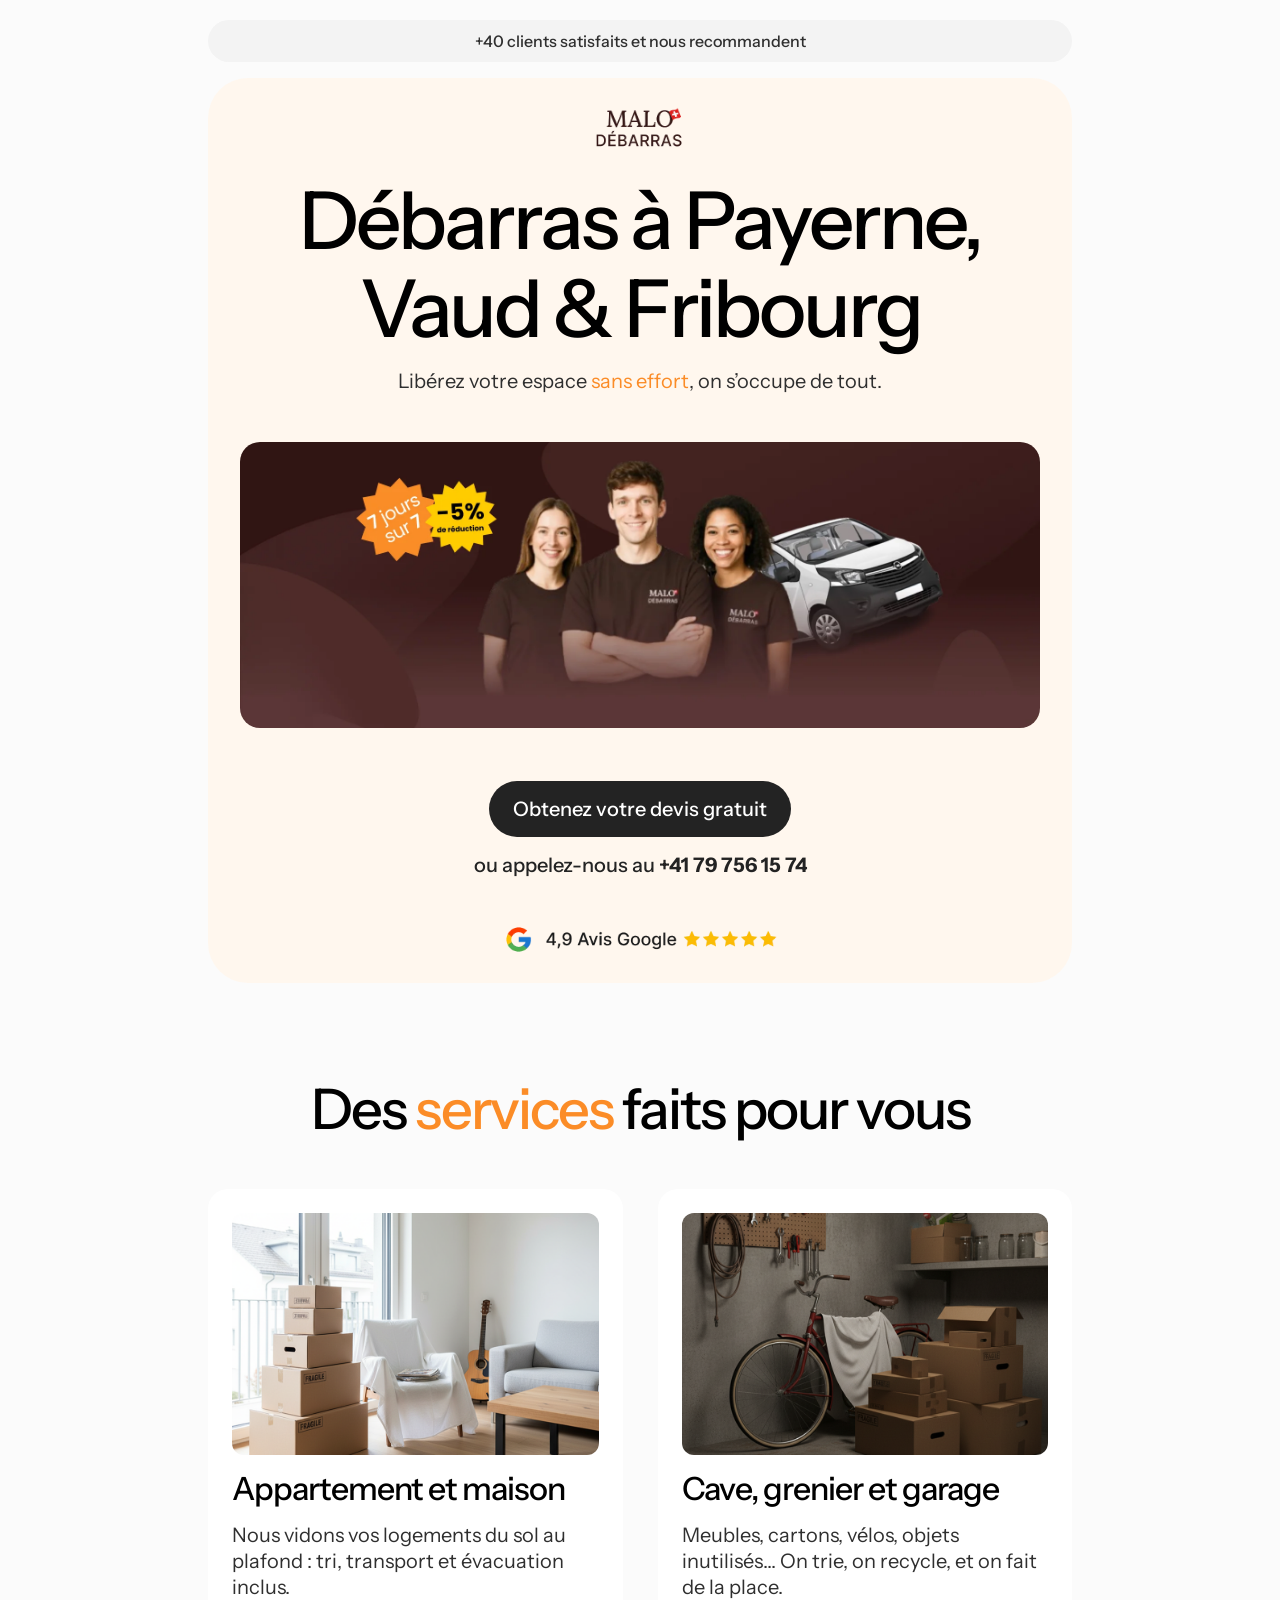
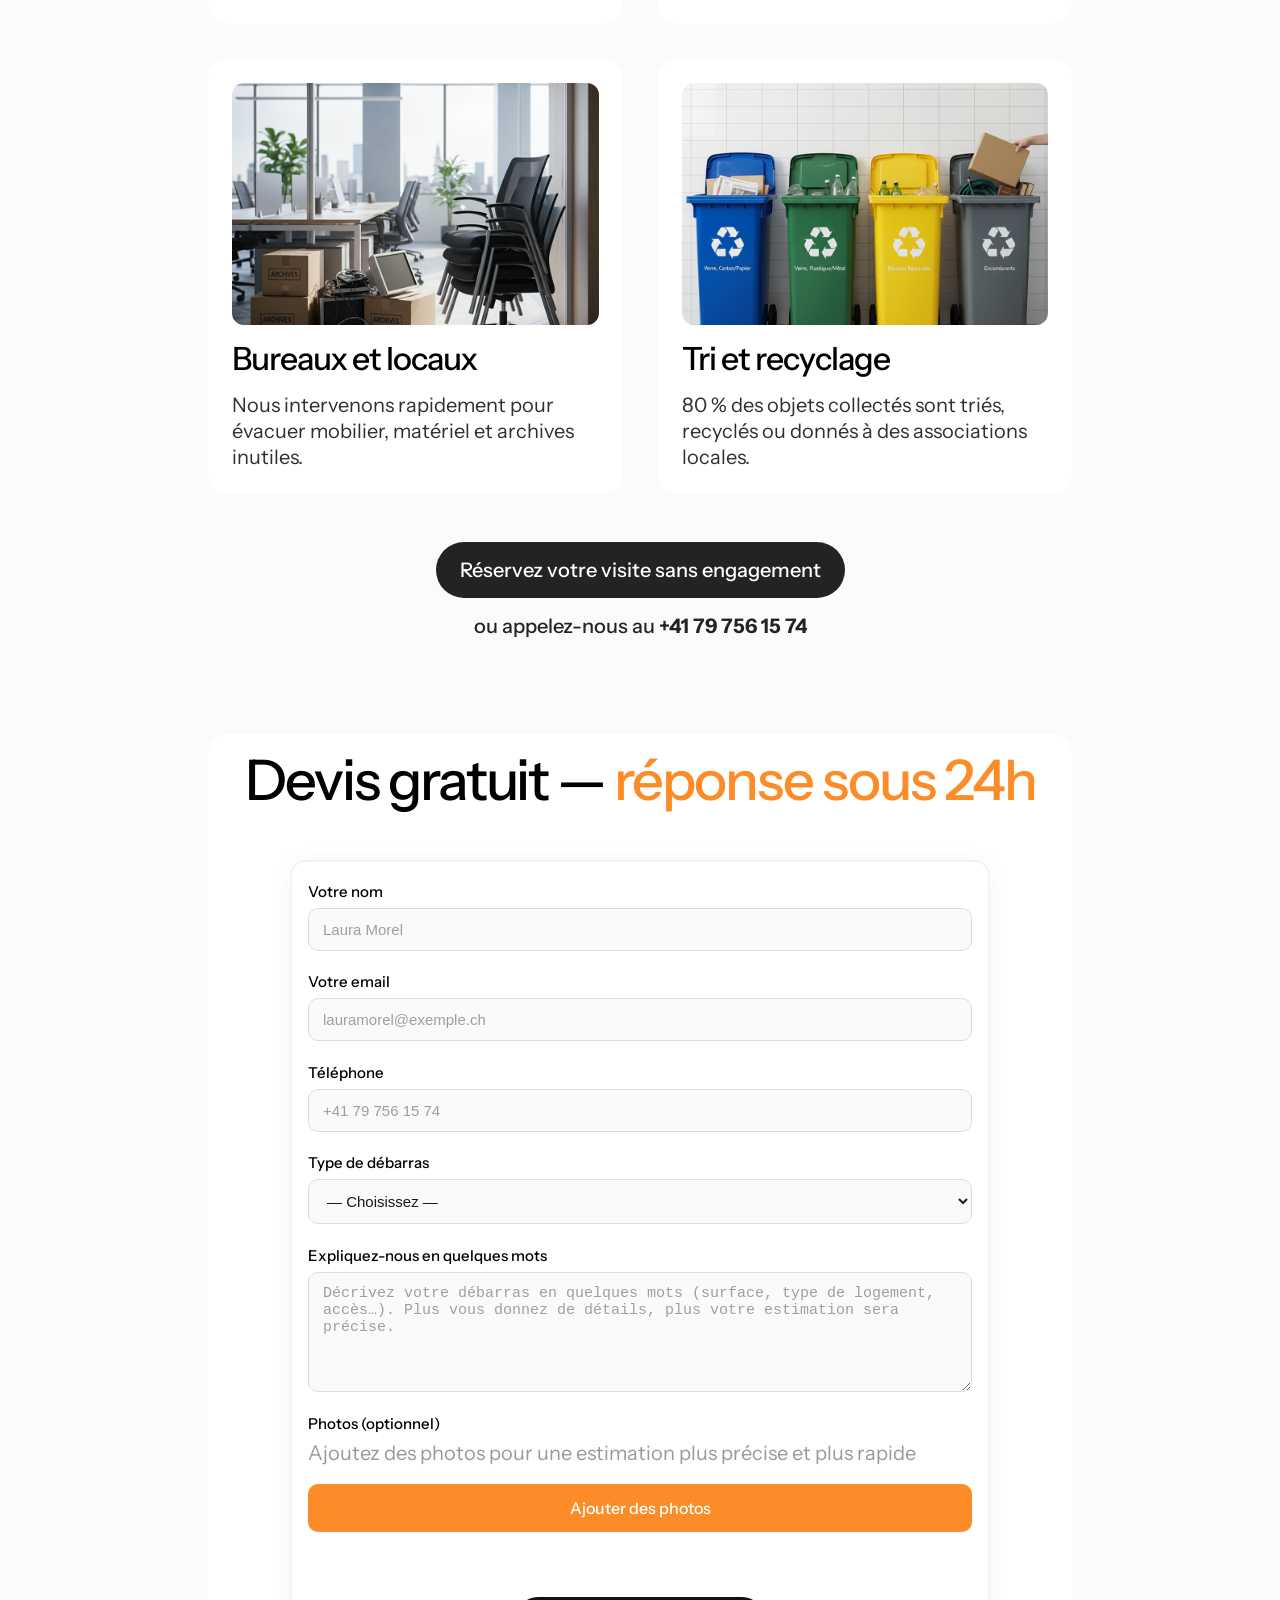
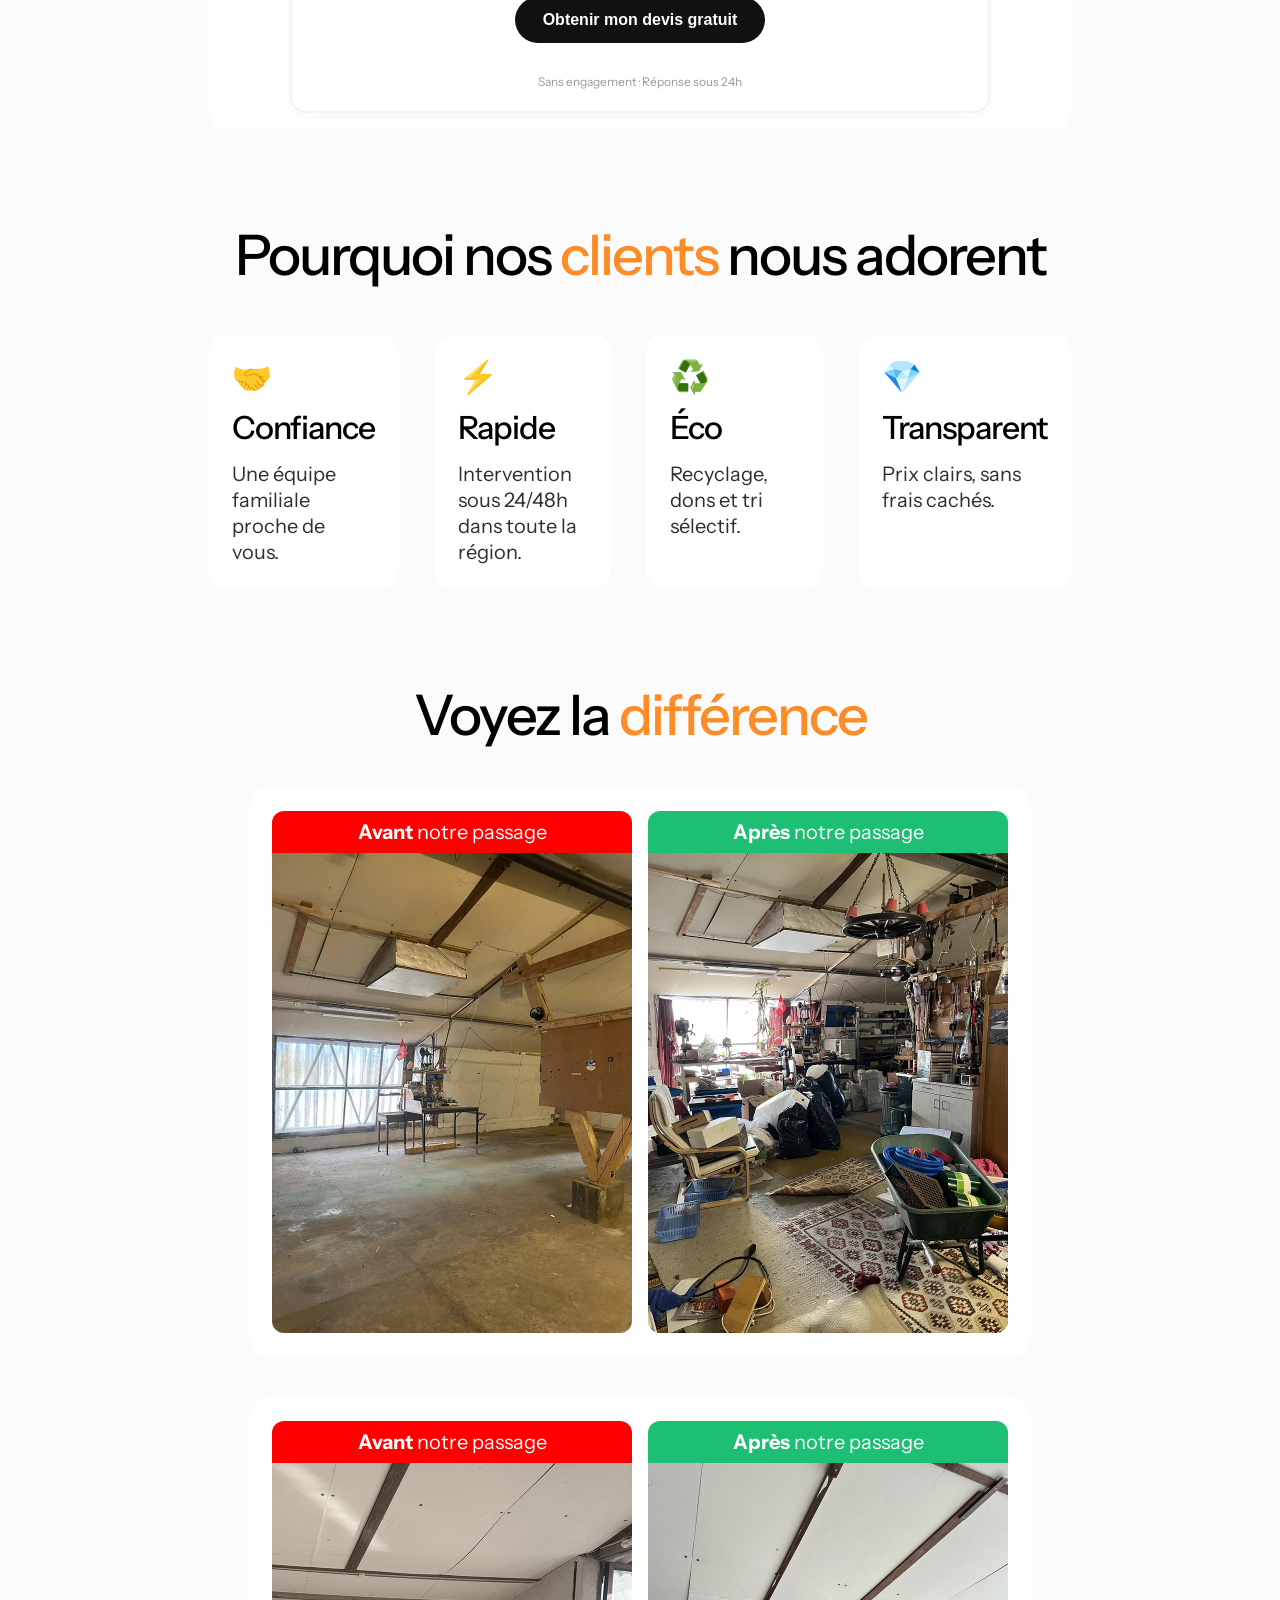
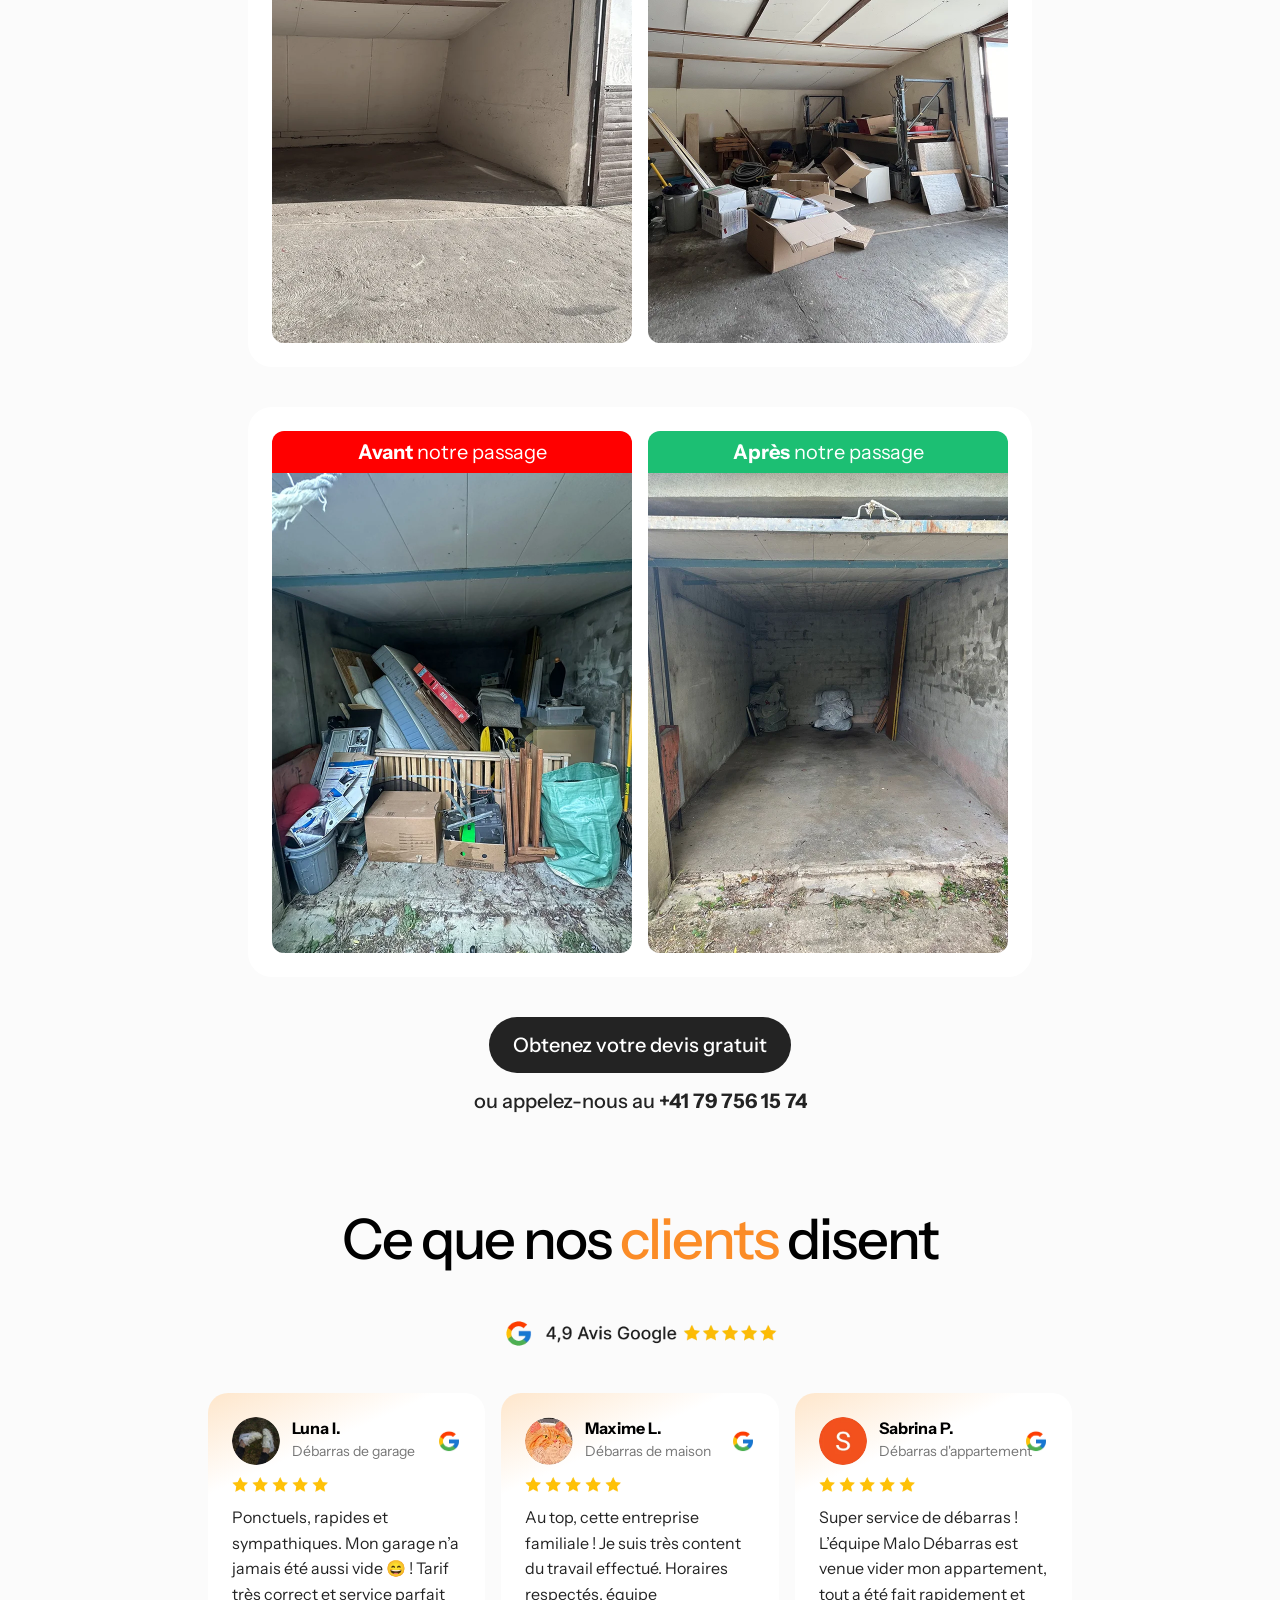
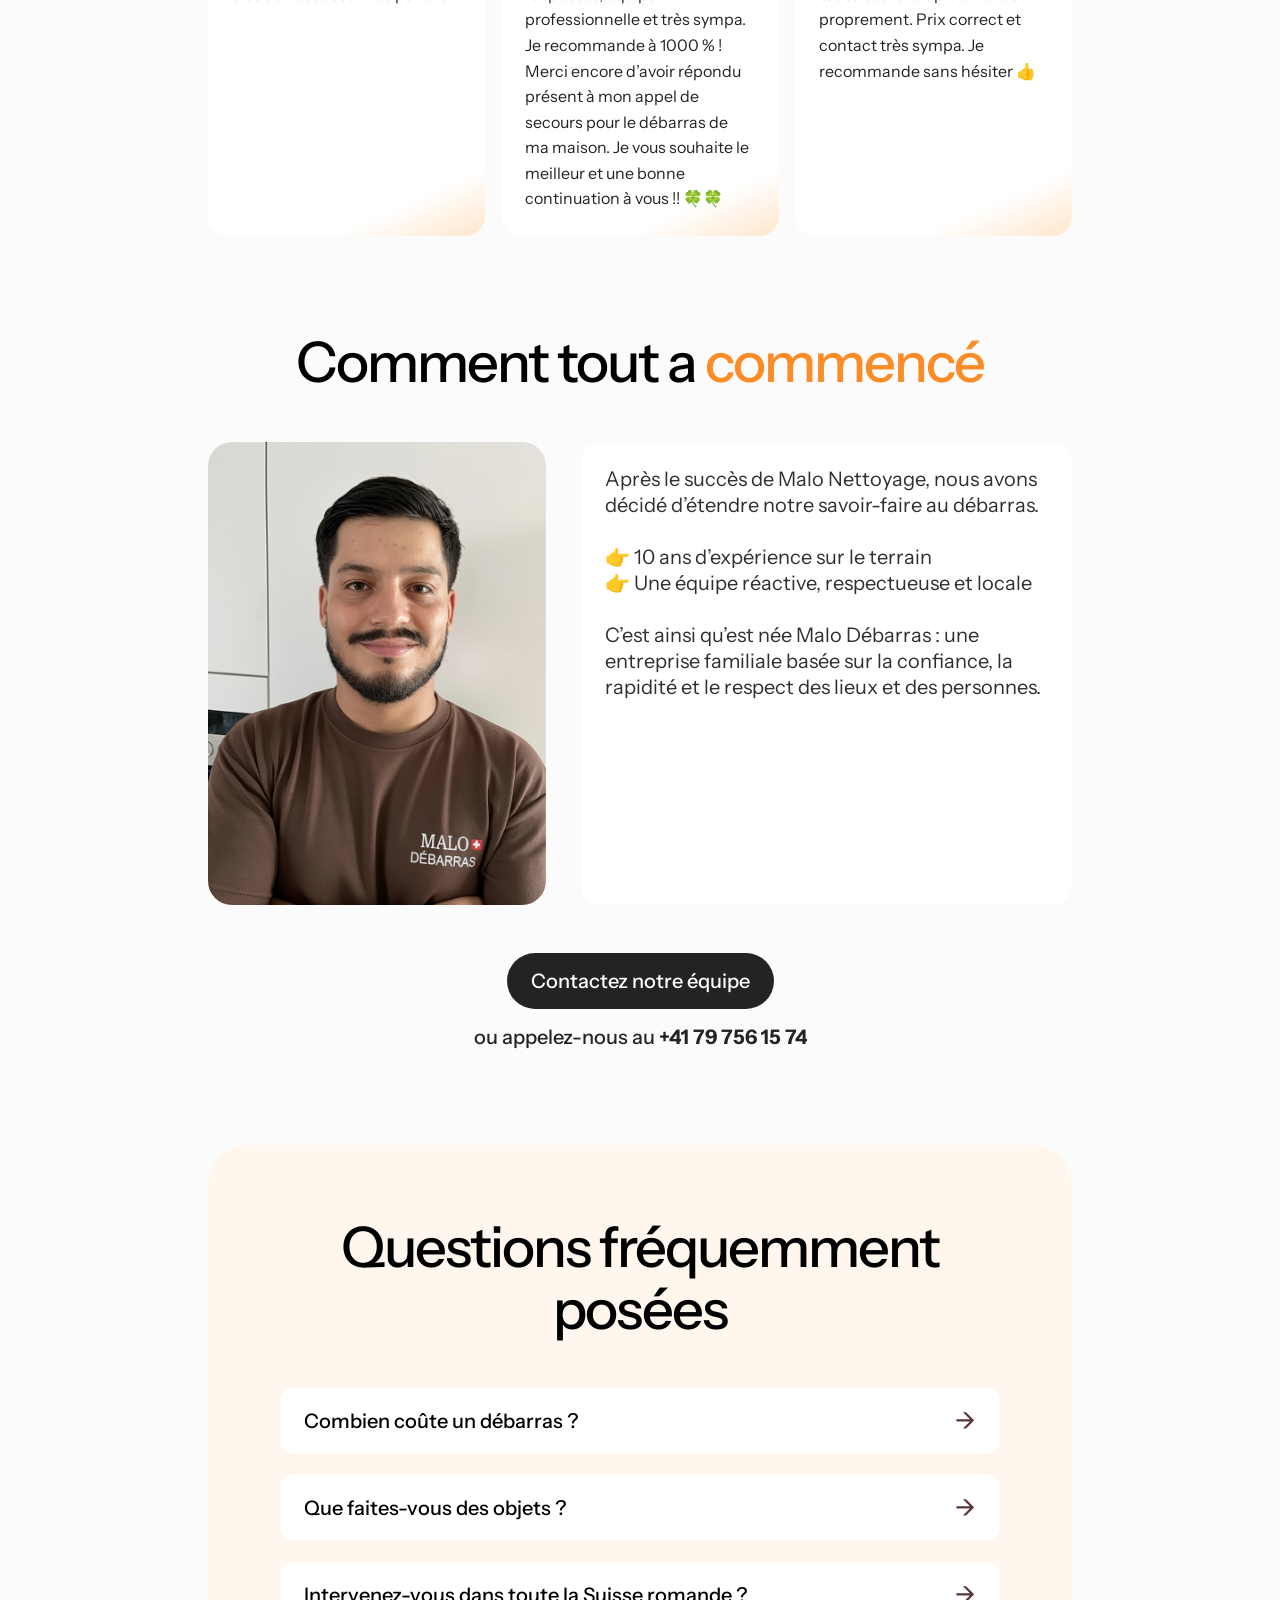
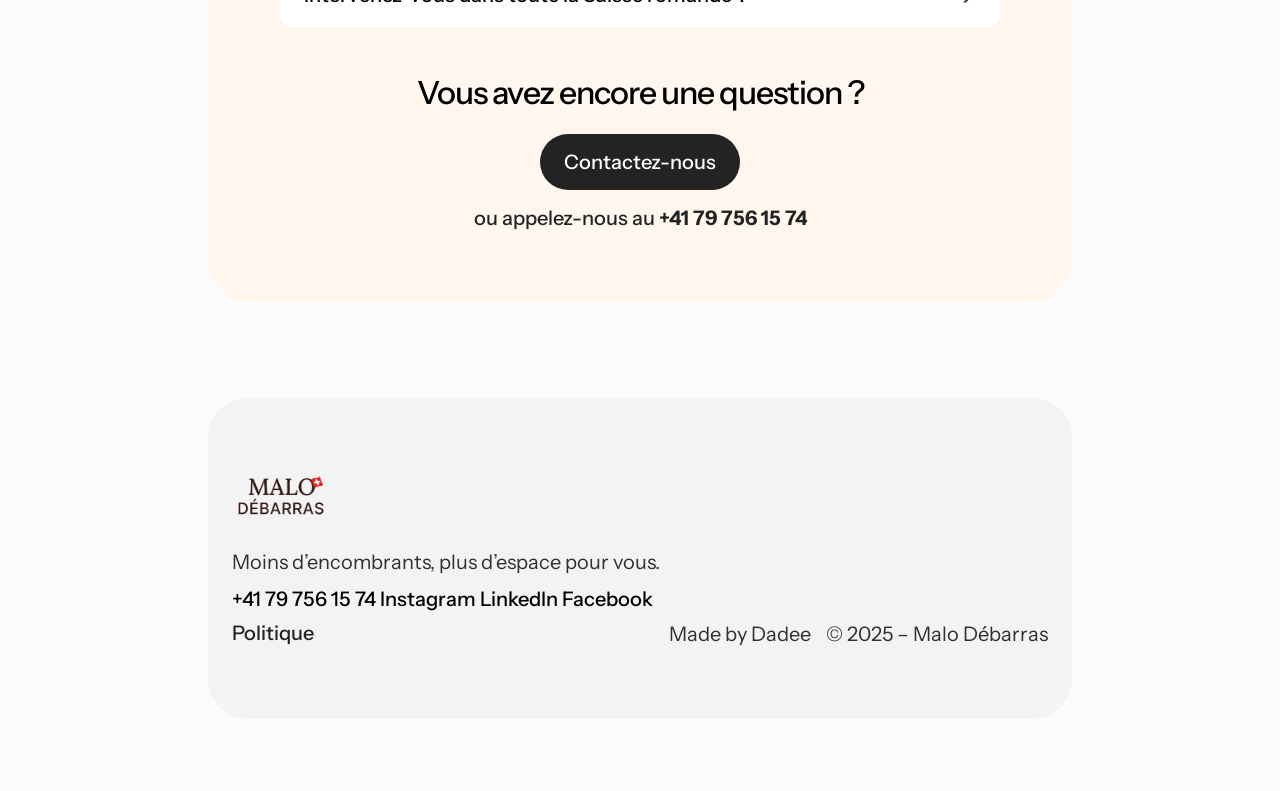
<file: index.html>
<!DOCTYPE html>
<html lang="fr">
<head>
<meta charset="UTF-8" />
<meta name="viewport" content="width=device-width, initial-scale=1" />
<meta name="description" content="Entreprise familiale de débarras à Payerne et dans tout le canton de Vaud. Débarras de maison, appartement, cave, grenier ou succession : service rapide, soigné et écologique." />
<meta name="author" content="Malo Débarras" />
<meta name="robots" content="index, follow" />
<link rel="canonical" href="https://www.malodebarras.ch/" />
<title>Malo Débarras - Débarras à Payerne & Canton de Vaud</title>

<!-- Balises Open Graph -->
<meta property="og:title" content="Malo Débarras - Débarras à Payerne & Environs" />
<meta property="og:description" content="Entreprise familiale de débarras à Payerne et dans tout le canton de Vaud. Débarras maison, cave, grenier et succession : rapide, propre et responsable." />
<meta property="og:image" content="https://www.malodebarras.ch/img/hero-malodebarras.webp" />
<meta property="og:url" content="https://www.malodebarras.ch/" />
<meta property="og:type" content="website" />

<!-- Balises Twitter Card -->
<meta name="twitter:card" content="summary_large_image" />
<meta name="twitter:title" content="Malo Débarras - Débarras à Payerne & Environs" />
<meta name="twitter:description" content="Entreprise familiale de débarras à Payerne et dans tout le canton de Vaud. Débarras maison, cave et grenier : rapide, propre et écologique." />
<meta name="twitter:image" content="https://www.malodebarras.ch/img/hero-malodebarras.webp" />
<link rel="icon" type="image/png" href="img/favicon-malonettoyage.webp" sizes="32x32">
<link rel="apple-touch-icon" href="img/favicon-malonettoyage.webp">
<link rel="shortcut icon" href="img/favicon-malonettoyage.webp" type="image/x-icon">
<link rel="stylesheet" href="style.css">
<script src="scroll-fade.js" defer></script>
</head>

<body>

  <!-- Banner -->
  <div class="banner">
  <p>+40 clients satisfaits et nous recommandent</p>
</div> 

  <!-- Hero -->
  <div class="hero section">
    <div class="titre-logo">
      <img src="img/logo-malodebarras.webp" alt="Logo de Malo Débarras, spécialiste du débarras à Payerne et la Broye" class="logo" loading="eager" decoding="async">
      <div class="titre-texte">
        <h1>Débarras à Payerne, Vaud & Fribourg</h1>
        <p>Libérez votre espace <span class="highlight">sans effort</span>, on s’occupe de tout.</p>
      </div>
    </div>

    <div class="img-hero">
      <img src="img/hero-malodebarras.webp" alt="Équipe Malo Débarras vidant une maison ou un appartement avec professionnalisme" />
    </div>
    <div class="cta-global">
      <a href="mailto:hello@malodebarras.ch?subject=Demande%20de%20devis%20gratuit" class="cta">Obtenez votre devis gratuit</a>
      <a href="tel:+41797561574" class="sous-cta">ou appelez-nous au <strong>+41 79 756 15 74</strong></a>
    </div>
    <div class="img-google">
      <img src="img/social-proof-google.webp" alt="Avis 5 étoiles Google – Malo Débarras">
    </div>
  </div>


  <!-- Services -->
  <div class="services section">
    <h2>Des <span class="highlight">services</span> faits pour vous</h2>
   
    <div class="list-column">
      <div class="list-services">
      <div class="info-services">
        <img src="img/maison-debarras.png" alt="Débarras complet de maison par Malo Débarras" class="img-service" loading="lazy" decoding="async">
        <h3>Appartement et maison</h3>
        <p>Nous vidons vos logements du sol au plafond : tri, transport et évacuation inclus.</p>
      </div>

      <div class="info-services">
        <img src="img/cave-debarras.png" alt="Débarras de cave, grenier et garage" class="img-service" loading="lazy" decoding="async">
        <h3>Cave, grenier et garage</h3>
        <p>Meubles, cartons, vélos, objets inutilisés… On trie, on recycle, et on fait de la place.</p>
      </div>
      </div>

      <div class="list-services">
      <div class="info-services">
        <img src="img/bureau-debarras.png" alt="Débarras de bureaux et locaux professionnels" class="img-service" loading="lazy" decoding="async">
        <h3>Bureaux et locaux</h3>
        <p>Nous intervenons rapidement pour évacuer mobilier, matériel et archives inutiles.</p>
      </div>

      <div class="info-services">
        <img src="img/tri-debarras.png" alt="Tri et recyclage d’objets et meubles" class="img-service" loading="lazy" decoding="async">
        <h3>Tri et recyclage</h3>
        <p>80 % des objets collectés sont triés, recyclés ou donnés à des associations locales.</p>
      </div>
      </div>
    </div>
        <div class="cta-global">
          <a href="mailto:hello@malodebarras.ch?subject=Demande%20de%20devis%20gratuit" class="cta">Réservez votre visite sans engagement</a>
          <a href="tel:+41797561574" class="sous-cta">ou appelez-nous au <strong>+41 79 756 15 74</strong></a>
        </div>
  </div>


<!-- FORMULAIRE AMÉLIORÉ AVEC CLOUDINARY -->
<section class="contact-section section">
  <h2>Devis gratuit — <span class="highlight">réponse sous 24h</span></h2>

  <div class="checkbox-group column">
    <form id="contact-form" class="contact-form" action="https://formspree.io/f/mlgzepyd" method="POST">
    <input type="hidden" name="_subject" value="Nouvelle demande de devis – Débarras">
    <input type="hidden" name="image_links" id="image_links" value="">

    <!-- ROW 1 : Nom & Email -->
    <div class="form-row">
      <div class="field">
        <label for="c-name"><span>Votre nom</span></label>
        <input type="text" id="c-name" name="name" placeholder="Laura Morel" required>
      </div>

      <div class="field">
        <label for="c-email"><span>Votre email</span></label>
        <input type="email" id="c-email" name="email" placeholder="lauramorel@exemple.ch" required>
      </div>
    </div>

    <!-- ROW 2 : Téléphone -->
    <div class="field">
      <label for="c-phone"><span>Téléphone</span></label>
      <input type="tel" id="c-phone" name="phone" placeholder="+41 79 756 15 74">
    </div>


    <!-- ROW 5 : Type de débarras -->
    <div class="form-row">
      <div class="field field-full">
        <label for="c-service"><span>Type de débarras</span></label>
        <select id="c-service" name="service" required>
          <option value="">— Choisissez —</option>
          <option value="Appartement / maison">Appartement / maison</option>
          <option value="Cave / grenier / garage">Cave / grenier / garage</option>
          <option value="Bureaux / locaux">Bureaux / locaux</option>
          <option value="Succession">Succession</option>
          <option value="Déménagement">Déménagement</option>
          <option value="Autre">Autre demande</option>
        </select>
      </div>
    </div>


    <!-- ROW 8 : Message supplémentaire -->
    <div class="field">
      <label for="c-msg"><span>Expliquez-nous en quelques mots</span></label>
      <textarea id="c-msg" name="message" placeholder="Décrivez votre débarras en quelques mots (surface, type de logement, accès…). Plus vous donnez de détails, plus votre estimation sera précise."></textarea>
    </div>

    <!-- Photos -->
<div class="field">
  <label for="c-photos"><span>Photos (optionnel)</span></label>
  <p class="field-hint">Ajoutez des photos pour une estimation plus précise et plus rapide</p>

  <label for="c-photos" id="upload-btn" class="upload-button">Ajouter des photos</label>

  <input
    type="file"
    id="c-photos"
    name="photos"
    multiple
    accept="image/*,video/*"
    style="display: none;"
  >

  <div id="preview-container" class="preview-container"></div>
  <div id="upload-status" class="upload-status"></div>
</div>

<div class="cta-global">
  <button type="submit" class="cta" id="submit-btn">Obtenir mon devis gratuit</button>
    <p class="contact-note">Sans engagement · Réponse sous 24h</p>
</div>

  </form>

  </div>
</section>
  




  <!-- Pourquoi -->
  <div class="pourquoi-nous section">
    <h2>Pourquoi nos <span class="highlight">clients</span> nous adorent</h2>
    <div class="list-raison">
      <div class="raison">
        <h3 class="icon">🤝</h3>
        <h3>Confiance</h3>
        <p>Une équipe familiale proche de vous.</p>
      </div>
      <div class="raison">
        <h3 class="icon">⚡</h3>
        <h3>Rapide</h3>
        <p>Intervention sous 24/48h dans toute la région.</p>
      </div>
      <div class="raison">
        <h3 class="icon">♻️</h3>
        <h3>Éco</h3>
        <p>Recyclage, dons et tri sélectif.</p>
      </div>
      <div class="raison">
        <h3 class="icon">💎</h3>
        <h3>Transparent</h3>
        <p>Prix clairs, sans frais cachés.</p>
      </div>
    </div>
  </div>

  <!-- Avant / Après -->
<div class="avant_apres section">
  <h2>Voyez la <span class="highlight">différence</span></h2>

  <!-- 1 -->
  <div class="list-avant_apres">
    <div class="avant_apres-img">
      <div class="avant">
        <p class="tete-avant"><strong>Avant</strong> notre passage</p>
        <img src="img/avant-1.webp" alt="Pièce encombrée avant le débarras" class="img-avant_apres" loading="lazy" decoding="async">
      </div>
      <div class="apres">
        <p class="tete-apres"><strong>Après</strong> notre passage</p>
        <img src="img/apres-1.webp" alt="Pièce propre et dégagée après débarras" class="img-avant_apres" loading="lazy" decoding="async">
      </div>
    </div>
  </div>

  <!-- 2 -->
  <div class="list-avant_apres">
    <div class="avant_apres-img">
      <div class="avant">
        <p class="tete-avant"><strong>Avant</strong> notre passage</p>
        <img src="img/avant-2.webp" alt="Pièce encombrée avant le débarras" class="img-avant_apres" loading="lazy" decoding="async">
      </div>
      <div class="apres">
        <p class="tete-apres"><strong>Après</strong> notre passage</p>
        <img src="img/apres-2.webp" alt="Pièce propre et dégagée après débarras" class="img-avant_apres" loading="lazy" decoding="async">
      </div>
    </div>
  </div>

  <!-- 3 -->
  <div class="list-avant_apres">
    <div class="avant_apres-img">
      <div class="avant">
        <p class="tete-avant"><strong>Avant</strong> notre passage</p>
        <img src="img/avant-3.webp" alt="Pièce encombrée avant le débarras" class="img-avant_apres" loading="lazy" decoding="async">
      </div>
      <div class="apres">
        <p class="tete-apres"><strong>Après</strong> notre passage</p>
        <img src="img/apres-3.webp" alt="Pièce propre et dégagée après débarras" class="img-avant_apres" loading="lazy" decoding="async">
      </div>
    </div>
  </div>

  <!-- CTA global (fermé à la bonne profondeur) -->
  <div class="cta-global">
    <a href="mailto:hello@malodebarras.ch?subject=Demande%20de%20devis%20gratuit" class="cta">Obtenez votre devis gratuit</a>
    <a href="tel:+41797561574" class="sous-cta">ou appelez-nous au <strong>+41 79 756 15 74</strong></a>
  </div>
</div>


  <!-- temoignages -->
  <div class="temoignage section">
      <div class="temoignage-head">
        <h2>Ce que nos <span class="highlight">clients</span> disent</h2>
    <div class="img-google">
      <img src="img/social-proof-google.webp" alt="Avis 5 étoiles Google – Malo Débarras">
    </div>
      </div>
    
    <!-- rangé 1 -->
    <div class="list-avis">

        <!-- Temoinages 1 -->
        <div class="avis">
          <div class="avis-tete">
            <img src="img/avatar-avis-1.webp" alt="Photo de profil Google de G&L AG" class="avatar" loading="lazy" decoding="async">
            <div class="info">
              <h4>Luna I.</h4>
              <p class="date">Débarras de garage</p>
            </div>
            <img src="img/google-icon.webp" alt="Logo Google" class="google-logo">
          </div>

          <div class="stars">
            <img src="img/stars-icon.webp" alt="Icone etoile" class="stars-icone">
            <img src="img/stars-icon.webp" alt="Icone etoile" class="stars-icone">
            <img src="img/stars-icon.webp" alt="Icone etoile" class="stars-icone">
            <img src="img/stars-icon.webp" alt="Icone etoile" class="stars-icone">
            <img src="img/stars-icon.webp" alt="Icone etoile" class="stars-icone">
          </div>

          <p class="avis-texte">Ponctuels, rapides et sympathiques. Mon garage n’a jamais été aussi vide 😄 ! Tarif très correct et service parfait</p>
        </div>
        
        <!-- Temoinages 2 -->
        <div class="avis">
          <div class="avis-tete">
            <img src="img/avatar-avis-2.webp" alt="Photo de profil Google de Nadia Dias" class="avatar" loading="lazy" decoding="async">
            <div class="info">
              <h4>Maxime L.</h4>
              <p class="date">Débarras de maison</p>
            </div>
            <img src="img/google-icon.webp" alt="Logo Google" class="google-logo">
          </div>

          <div class="stars">
            <img src="img/stars-icon.webp" alt="Icone etoile" class="stars-icone">
            <img src="img/stars-icon.webp" alt="Icone etoile" class="stars-icone">
            <img src="img/stars-icon.webp" alt="Icone etoile" class="stars-icone">
            <img src="img/stars-icon.webp" alt="Icone etoile" class="stars-icone">
            <img src="img/stars-icon.webp" alt="Icone etoile" class="stars-icone">
          </div>

          <p class="avis-texte">Au top, cette entreprise familiale ! Je suis très content du travail effectué. Horaires respectés, équipe professionnelle et très sympa. Je recommande à 1000 % ! Merci encore d’avoir répondu présent à mon appel de secours pour le débarras de ma maison. Je vous souhaite le meilleur et une bonne continuation à vous !! 🍀🍀</p>
        </div>

          <!-- Temoinages 3 -->
        <div class="avis">
          <div class="avis-tete">
            <img src="img/avatar-avis-3.webp" alt="Photo de profil Google de Ricardo Oliveira" class="avatar" loading="lazy" decoding="async">
            <div class="info">
              <h4>Sabrina P.</h4>
              <p class="date">Débarras d'appartement</p>
            </div>
            <img src="img/google-icon.webp" alt="Logo Google" class="google-logo">
          </div>

          <div class="stars">
            <img src="img/stars-icon.webp" alt="Icone etoile" class="stars-icone">
            <img src="img/stars-icon.webp" alt="Icone etoile" class="stars-icone">
            <img src="img/stars-icon.webp" alt="Icone etoile" class="stars-icone">
            <img src="img/stars-icon.webp" alt="Icone etoile" class="stars-icone">
            <img src="img/stars-icon.webp" alt="Icone etoile" class="stars-icone">
          </div>

          <p class="avis-texte">Super service de débarras ! L’équipe Malo Débarras est venue vider mon appartement, tout a été fait rapidement et proprement. Prix correct et contact très sympa. Je recommande sans hésiter 👍</p>

        </div>


    </div>

    </div>

</div>


  <!-- Histoire -->
<div class="histoire section">
  <h2>Comment tout a <span class="highlight">commencé</span></h2>
  <div class="resume-histoire">
    <img src="img/malo-profil.png" alt="Portrait de l’équipe Malo Débarras" class="histoire-img" loading="lazy" decoding="async">
    <div class="info-histoire">
    <p>Après le succès de Malo Nettoyage, nous avons décidé d’étendre notre savoir-faire au débarras.<br><br>
      👉 10 ans d’expérience sur le terrain<br>
      👉 Une équipe réactive, respectueuse et locale<br><br>
      C’est ainsi qu’est née Malo Débarras : une entreprise familiale basée sur la confiance, la rapidité et le respect des lieux et des personnes.
    </p>
  </div>
  </div>
   <div class="cta-global">
          <a href="mailto:hello@malodebarras.ch?subject=Demande%20de%20devis%20gratuit" class="cta">Contactez notre équipe</a>
          <a href="tel:+41797561574" class="sous-cta">ou appelez-nous au <strong>+41 79 756 15 74</strong></a>
    </div>
</div>




  <!-- FAQ -->
<div class="faq-section section">
  <div class="faq-container">
    <h2>Questions fréquemment posées</h2>
    <ul class="faq-list">
      <li class="faq-item">
        <div class="faq-question">
          <span>Combien coûte un débarras ?</span>
          <span class="arrow">→</span>
        </div>
        <p class="faq-answer">
          Chaque cas est unique. Le prix dépend du volume, de l’accès et du type d’objets. Devis gratuit et sans engagement.
        </p>
      </li>

      <li class="faq-item">
        <div class="faq-question">
          <span>Que faites-vous des objets ?</span>
          <span class="arrow">→</span>
        </div>
        <p class="faq-answer">
          Nous trions, recyclons et donnons aux associations ce qui peut être réutilisé. Le reste est acheminé en déchetterie.
        </p>
      </li>

      <li class="faq-item">
        <div class="faq-question">
          <span>Intervenez-vous dans toute la Suisse romande ?</span>
          <span class="arrow">→</span>
        </div>
        <p class="faq-answer">
          Oui, principalement à Payerne, dans la Broye, Vaud et Fribourg, mais nous nous déplaçons sur demande.
        </p>
      </li>
    </ul>

    <div class="faq-contact">
      <h3>Vous avez encore une question ?</h3>
        <div class="cta-global">
          <a href="mailto:hello@malodebarras.ch?subject=Demande%20de%20devis%20gratuit" class="cta">Contactez-nous</a>
          <a href="tel:+41797561574" class="sous-cta">ou appelez-nous au <strong>+41 79 756 15 74</strong></a>
        </div>
    </div>
  </div>
</div>



<!-- Footer -->
<div class="footer">
  <div class="container-footer">
    <img src="img/logo-malodebarras.webp" alt="Logo Malo Débarras" class="logo" loading="eager" decoding="async">

    <div class="lien-footer">
      <p class="fin-footer">Moins d’encombrants, plus d’espace pour vous.</p>
      <div class="info-lien">
        <a href="tel:+41797561574" class="sous-cta">+41 79 756 15 74</a>
        <a href="https://www.instagram.com/malonettoyage/" class="sous-cta" rel="noopener noreferrer" target="_blank">Instagram</a>
        <a href="https://www.linkedin.com/company/malonettoyage/" class="sous-cta" rel="noopener noreferrer" target="_blank">LinkedIn</a>
        <a href="https://www.facebook.com/people/Malo-Nettoyage/61573537761815/" class="sous-cta" rel="noopener noreferrer" target="_blank">Facebook</a>
      </div>
    </div>

    <div class="lien-footer">
      <a href="https://bitter-basil-a9e.notion.site/Politique-de-Confidentialit-1a7d75d10aaf80a2a1a0cec65f5979e0?pvs=74" class="sous-cta" rel="noopener noreferrer" target="_blank">Politique</a>
      <div class="info-lien">
        <p class="fin-footer">Made by Dadee</p>
        <p>© 2025 – Malo Débarras</p>
      </div>
    </div>
  </div>
</div>

<script>
  const form = document.getElementById('contact-form');
  if (form) {
    const button = form.querySelector('button[type="submit"]');
    form.addEventListener('submit', function(e) {
      e.preventDefault();
      button.disabled = true;
      button.innerText = "Envoi en cours...";
      fetch(form.action, {
        method: "POST",
        body: new FormData(form),
        headers: { 'Accept': 'application/json' }
      }).then(() => {
        window.location.href = "/merci.html";
      }).catch(() => {
        button.disabled = false;
        button.innerText = "Obtenir mon devis gratuit";
        alert("Une erreur s'est produite, veuillez réessayer.");
      });
    });
  }
</script>

<!-- Données structurées SEO -->
<script type="application/ld+json">
{
  "@context": "https://schema.org",
  "@type": "LocalBusiness",
  "name": "Malo Débarras",
  "image": "https://www.malodebarras.ch/img/logo-malodebarras.webp",
  "url": "https://www.malodebarras.ch/",
  "telephone": "+41797561574",
  "email": "hello@malodebarras.ch",
  "address": {
    "@type": "PostalAddress",
    "streetAddress": "Rue de la Bergerie 5",
    "postalCode": "1350",
    "addressLocality": "Payerne",
    "addressRegion": "Vaud",
    "addressCountry": "CH"
  },
  "description": "Service de débarras à Payerne, Vaud et Fribourg. Débarras maison, appartement, cave, grenier et succession. Tri, recyclage et intervention rapide.",
  "priceRange": "CHF",
  "sameAs": [
    "https://www.instagram.com/malonettoyage/",
    "https://www.linkedin.com/company/malonettoyage/",
    "https://www.facebook.com/people/Malo-Nettoyage/61573537761815/"
  ]
}
</script>

</body>
</html>
</file>
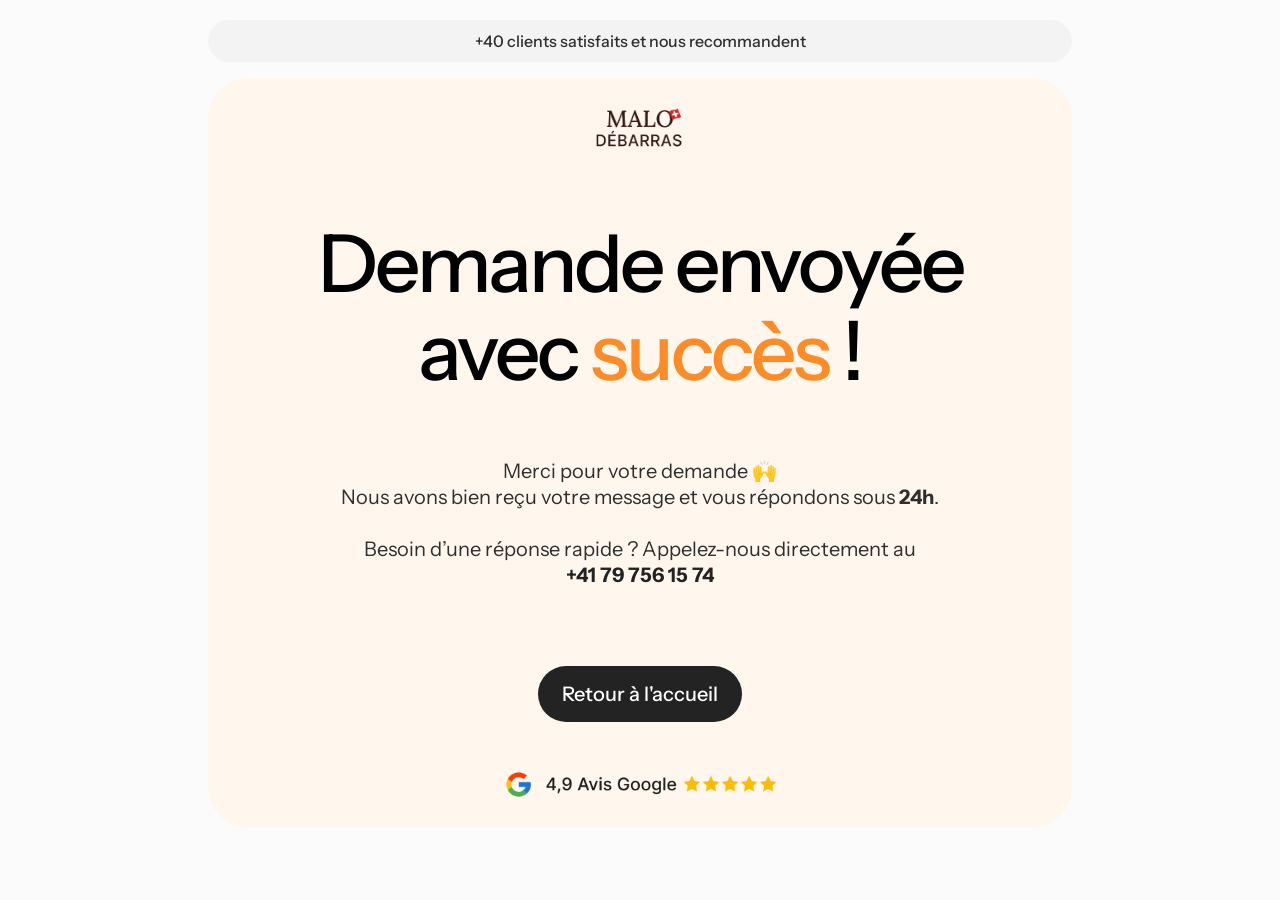
<file: merci.html>
<!DOCTYPE html>
<html lang="fr">
<head>
<meta charset="UTF-8" />
<meta name="viewport" content="width=device-width, initial-scale=1" />
<meta name="description" content="Entreprise familiale de débarras à Payerne et dans tout le canton de Vaud. Débarras de maison, appartement, cave, grenier ou succession : service rapide, soigné et écologique." />
<meta name="author" content="Malo Débarras" />
<meta name="robots" content="noindex, nofollow" />
<link rel="canonical" href="https://www.malodebarras.ch/merci.html" />
<title>Malo Débarras - Débarras à Payerne & Canton de Vaud</title>

<!-- Balises Open Graph -->
<meta property="og:title" content="Malo Débarras - Débarras à Payerne & Environs" />
<meta property="og:description" content="Entreprise familiale de débarras à Payerne et dans tout le canton de Vaud. Débarras maison, cave, grenier et succession : rapide, propre et responsable." />
<meta property="og:image" content="https://www.malodebarras.ch/img/hero-malodebarras.webp" />
<meta property="og:url" content="https://www.malodebarras.ch/" />
<meta property="og:type" content="website" />

<!-- Balises Twitter Card -->
<meta name="twitter:card" content="summary_large_image" />
<meta name="twitter:title" content="Malo Débarras - Débarras à Payerne & Environs" />
<meta name="twitter:description" content="Entreprise familiale de débarras à Payerne et dans tout le canton de Vaud. Débarras maison, cave et grenier : rapide, propre et écologique." />
<meta name="twitter:image" content="https://www.malodebarras.ch/img/hero-malodebarras.webp" />
<link rel="icon" type="image/png" href="img/favicon-malonettoyage.webp" sizes="32x32">
<link rel="apple-touch-icon" href="img/favicon-malonettoyage.webp">
<link rel="shortcut icon" href="img/favicon-malonettoyage.webp" type="image/x-icon">
<link rel="stylesheet" href="style.css">
<script src="scroll-fade.js" defer></script>
</head>

<body>

<div class="banner">
  <p>+40 clients satisfaits et nous recommandent</p>
</div>

<div class="hero">
  <img src="/img/logo-malodebarras.webp" class="logo" alt="Logo Malo Nettoyage">

  <h1>Demande envoyée avec <span class="highlight">succès</span> !</h1>

  <p style="margin-top:15px;">
    Merci pour votre demande 🙌<br>
    Nous avons bien reçu votre message et vous répondons sous <strong>24h</strong>.
    <br><br>
    Besoin d’une réponse rapide ? Appelez-nous directement au<br>
    <a href="tel:+41797561574" class="sous-cta" onclick="gtagSendEvent('contact_tel');"><strong>+41 79 756 15 74</strong></a>

  </p>

    <div class="cta-global" style="margin-top:30px;">
        <a href="/" class="cta">Retour à l'accueil</a>
    </div>

  <div class="img-google">
    <img src="img/social-proof-google.webp" alt="Avis clients 5 étoiles sur Google pour Malo Nettoyage">
  </div>
</div>

</body>
</html>
</file>
<file: style.css>
:root {
  --font-primary: 'Instrument Sans', sans-serif;
}

@font-face {
  font-family: 'Instrument Sans';
  src: url('./Fonts/InstrumentSans-Regular.woff2') format('woff2');
  font-weight: 400;
  font-style: normal;
  font-display: swap;
}

@font-face {
  font-family: 'Instrument Sans';
  src: url('./Fonts/InstrumentSans-Italic.woff2') format('woff2');
  font-weight: 400;
  font-style: italic;
  font-display: swap;
}

@font-face {
  font-family: 'Instrument Sans';
  src: url('./Fonts/InstrumentSans-Medium.woff2') format('woff2');
  font-weight: 500;
  font-style: normal;
  font-display: swap;
}

@font-face {
  font-family: 'Instrument Sans';
  src: url('./Fonts/InstrumentSans-Bold.woff2') format('woff2');
  font-weight: 700;
  font-style: normal;
  font-display: swap;
}


* {
  box-sizing: border-box;
}

html, body {
  max-width: 100%;
  overflow-x: hidden;
}

body {
  background-color: #FBFBFB;
  margin-top: 0rem;
  padding: 20px 200px 64px 200px;
  font-family: var(--font-primary);
  font-size: 1.25rem;
  font-weight: 500;
  letter-spacing: 0px;
}

h1, h2, h3, p {
  font-family: var(--font-primary);
}

h1, h2, h3 {
  font-weight: 500;
}

h1 {
  font-size: 5rem;
  line-height: 1.1;
  letter-spacing: -3px;
  margin: 0;
}

h2 {
  font-size: 3.5rem;
  line-height: 1.1;
  letter-spacing: -2px;
  margin: 0;
    text-align: center;

}

h3 {
  font-size: 2rem;
  line-height: 1.1;
  letter-spacing: -1px;
  margin: 0;
}

p {
  font-size: 1.25rem;
  font-weight: 400;
  line-height: 26px;
  margin: 0;
  color: #2f2f2f;
}

.section {
  margin-bottom: 96px;
}

/* Gap */
.pourquoi-nous, .services, .temoinages, .faq-container, .histoire, .partners-section {
  display: flex;
  flex-direction: column;
  gap: 48px;
}

.hero {
  display: flex;
  flex-direction: column;
  align-items: center;
  text-align: center;
  gap: 48px;
  padding: 24px 32px;
  border-radius: 40px;
  background-color: #fff7ee;
}

/* Style de la bannière */
.banner {
  font-size: 1rem;
  background-color: #f3f3f3;
  color: #232323;
  padding: 8px 16px;
  text-align: center;
  border-radius: 40px;
  width: 100%;
  margin: 0px 0px 16px 0px;
}
.banner p {
  font-size: 1rem;
  font-weight: 500;
}


/* Cta */
.cta-global {
    display: flex;
    flex-direction: column;
    gap: 16px;
        align-items: center;

}

.cta {
    color: #fff;
    background: #232323;
    padding: 16px 24px;
    border-radius: 1000px;
    text-align: center;
}
.cta:hover {
      background: #593636;

}

.cta, .sous-cta {
    text-decoration: none;
    cursor: pointer;
}

.sous-cta {
    color: #232323; /* ou une autre couleur */
}

.logo {
  max-width: 100px;
  width: 100%;
  height: auto;
  object-fit: contain;
  padding-bottom: 16px;
}

.titre-texte {
  display: flex;
  flex-direction: column;
  gap: 1rem; /* espace entre h1 et p */
}

.img-hero img {
  max-width: 886px;
  width: 100%;
  height: auto;
  border-radius: 20px;
}

.img-google img {
  max-width: 273px;
  height: auto;
  width: 100%;
}

.highlight {
  color: #fb8c27;
}


/* Raisons */
.list-raison {
    display: flex;
    gap: 35px;
}

.raison {
    flex: 1;            /* chaque bloc prend la même largeur */
    padding: 24px;
    display: flex;
    flex-direction: column;
    gap: 16px;
    border-radius: 20px;
    background-color: #ffffff;
}


/* Services */
.list-column {
    display: flex;
    flex-direction: column;
    gap: 35px;
}

.list-services {
    display: flex;
    gap: 35px;
}

.info-services, .info-histoire {
    padding: 24px;
    display: flex;
    flex-direction: column;
    gap: 16px;
    border-radius: 20px;
    background-color: #ffffff;
    text-align: left;
}

.img-service {
  width: 100%;
  max-width: 100%;
  height: auto;
  object-fit: cover;
  border-radius: 12px;
}

/* Avis clients */
.temoignage {
  display: flex;
  flex-direction: column;
  gap: 40px;
}

.temoignage-head {
  display: flex;
  flex-direction: column;
  align-items: center;
  text-align: center;
  gap: 48px;
}

.list-avis {
  display: flex;
  gap: 16px;
  align-items: stretch; /* étire les enfants à la même hauteur */
}

.avis {
background: #E6F9F4;
background: linear-gradient(156deg, #fee6cb 0%, rgba(255, 255, 255, 1) 18%, rgba(255, 255, 255, 1) 88%, #fee6cb 100%);  border-radius: 20px;
  padding: 24px;
  flex: 1; /* <- prend la même largeur, et permet de grandir */
  display: flex;
  flex-direction: column;
  gap: 12px;
}

.avis-tete {
  display: flex;
  align-items: center;
  gap: 12px;
  position: relative;
}

.avatar {
  width: 48px;
  height: 48px;
  border-radius: 50%;
  object-fit: cover;
}

.info h4 {
  margin: 0;
  font-size: 1rem;
  font-weight: 600;
}

.date {
  margin: 0;
  color: #777;
  font-size: 0.875rem;
}

.google-logo {
  position: absolute;
  right: 0;
  width: 24px;
  height: 24px;
}

.stars {
  display: flex;
  gap: 4px;
  align-items: center; /* pour un bon alignement vertical */
}

.stars-icone {
  width: 16px;
  height: 16px;
  object-fit: contain;
  display: block;
}

.avis-texte {
  font-size: 1rem;
  line-height: 1.6;
  font-weight: 400;
  color: #232323;
}



/* Avant vs Après */
.avant_apres {
  display: flex;
  flex-direction: column;
  gap: 40px;
  align-items: center;
}

.list-avant_apres {
  display: flex;
  flex-direction: column;
    gap: 35px;
}

.tete-avant {
  background-color: red;
  padding: 8px;
  text-align: center;
  color: white;
  border-top-left-radius: 12px;
  border-top-right-radius: 12px;
}

.tete-apres {
  background-color: #1CBF73;
  padding: 8px;
  text-align: center;
  color: white;
  border-top-left-radius: 12px;
  border-top-right-radius: 12px;
}

.avant_apres-img {
    background-color: #fff;
  padding: 24px;
      border-radius: 24px;
      display: flex;
      gap: 16px;
}

.img-avant_apres {
  width: 360px;
  height: 480px;
  object-fit: cover;
  display: block;
  border-bottom-left-radius: 12px;
  border-bottom-right-radius: 12px;
}

.avant_apres-img.vertical {
  flex-direction: column;
  align-items: center;
}

.img-avant_apres.horizontal {
  width: 736px;
  height: 216px;
  object-fit: cover;
  display: block;
  border-bottom-left-radius: 12px;
  border-bottom-right-radius: 12px;
}


/* FAQ */
.faq-section {
  background-color: #fff7ee;
  padding: 72px;
  border-radius: 40px;
  max-width: 100%;
}


.faq-list {
  list-style: none;
  padding: 0;
  display: flex;
  flex-direction: column;
  gap: 22px;
  margin: 0;
}

.faq-item {
  background-color: white;
  border-radius: 12px;
  padding: 18px 24px;
  transition: transform 0.2s ease;
}

.faq-item:hover {
  transform: scale(1.01);
}

.faq-question {
  display: flex;
  justify-content: space-between;
  align-items: center;
  cursor: pointer;
}

.arrow {
  font-size: 1.5rem;
  color: #593636;
  transition: transform 0.3s ease;
}

/* Rotation de la flèche quand l'item est ouvert */
.faq-item.active .arrow {
  transform: rotate(90deg);
}

.faq-answer {
  max-height: 0;
  overflow: hidden;
  opacity: 0;
  transition: max-height 0.3s ease, opacity 0.3s ease;
  margin-top: 0;
  padding-left: 4px;
  padding-right: 4px;
}

.faq-item.active .faq-answer {
  max-height: 200px; /* assez pour le contenu */
  opacity: 1;
  margin-top: 24px;
}

.faq-contact {
  display: flex;
  flex-direction: column;
  gap: 24px;
  align-items: center;
}


/* Footer  */
.footer {
  width: 100%;
  margin: 0;
  padding: 0;
  overflow-x: hidden; /* optionnel pour bloquer tout débordement */
}

.container-footer {
  max-width: 1200px; /* tu peux ajuster cette largeur */
  margin: 0 auto;
  padding: 72px 24px;
  display: flex;
  flex-direction: column;
  gap: 10px;
  background-color: #f3f3f3;
  border-radius: 40px;
}

.lien-footer {
  display: flex;
  justify-content: space-between;
  flex-wrap: wrap; /* évite les débordements si trop de contenu */
  width: 100%;
  gap: 12px;
}

.fin-footer,
.info-lien,
.slogan {
  margin: 0;
  padding: 0;
}

.info-lien a {
  text-decoration: none;
  color: #000;
}

.lien-footer:last-child .info-lien {
  display: flex;
  align-items: center;
  gap: 15px;
}




/* Animtion */
.section {
  opacity: 0;
  transform: translateY(20px);
  transition: opacity 0.6s ease-out, transform 0.6s ease-out;
  will-change: opacity, transform;
}

.section.visible {
  opacity: 1;
  transform: translateY(0);
}

/* Histoire */
.histoire {
  display: flex;
  gap: 48px;
  text-align: center;

}

.histoire-img {
  width: 454.5px;
  height: 463px;
  object-fit: cover;
  border-radius: 24px;
}

.resume-histoire {
  display: flex;
    gap: 35px;

}





/* ─── FORMULAIRE ─── */

.contact-section {
    padding: 16px;
    display: flex;
    flex-direction: column;
    gap: 48px;
    border-radius: 20px;
    background-color: #ffffff;
    text-align: left;
}


.contact-sub {
  color: #666;
  font-size: 15px;
  margin: 0 0 2rem;
}

.contact-form {
  background: #fff;
  max-width: 700px;
  width: 100%; /* ← IMPORTANT */
  margin: 0 auto;
  border-radius: 16px;
  padding: 16px;
  box-shadow: 0 2px 16px rgb(194 194 194 / 15%);;
  text-align: left;
  align-items: center;
  border: 2px solid #f3f3f3
}


.contact-form label {
  display: block;
}


.contact-form input,
.contact-form textarea,
.contact-form select {
  width: 100%;
  box-sizing: border-box;
  border: 1px solid #ddd;
  border-radius: 8px;
  padding: 10px 13px;
  font-size: 15px;
  background: #fafafa;
  color: #1a1a1a;
  outline: none;
  transition: border 0.2s;
}

.contact-form input:focus,
.contact-form textarea:focus,
.contact-form select:focus {
  border-color: #fb8c27; /* adapte à ta couleur highlight */
  background: #fff;
}

.contact-form textarea {
  min-height: 120px;
  resize: vertical;
}

.contact-note {
  font-size: 12px;
  color: #999;
  text-align: center;
  margin-top: 10px;
}

.contact-form .cta {
  display: block;
  width: fit-content;
  margin: 24px auto 0;
  padding: 14px 28px;
  border: none;
  border-radius: 999px;
  background: #111;
  color: #fff;
  font-size: 16px;
  font-weight: 600;
  cursor: pointer;
  transition: transform 0.2s ease, opacity 0.2s ease;
}

.contact-form .cta:hover {
  background-color: #1CBF73;
}

::placeholder {
  color: #9f9f9f; /* gris doux */
  opacity: 1; /* important sinon trop transparent */
}
.contact-form input:focus::placeholder,
.contact-form textarea:focus::placeholder {
  color: #f3f3f3;
}

/* Formulaire Button envoi img */
.upload-button {
  display: block;
  text-align: center;
  padding: 14px 24px;
  background-color: #fb8c27;
  color: white;
  border: none;
  border-radius: 10px;
  font-size: 16px;
  cursor: pointer;
  transition: all 0.3s ease;
  margin-top: 12px;
}

.upload-button:hover {
  background-color: #e67e1a;
  transform: scale(1.02);
}

.upload-button:active {
  transform: scale(0.98);
}

.upload-button span {
  font-size: 20px;
}


.field {
  flex: 1;
  display: flex;
  flex-direction: column;
}

.field-full {
  width: 100%;
}

/* ALIGNEMENT RADIO / CHECKBOX */
.checkbox-group {
  display: flex;
  align-items: center;
  gap: 36px;
}

.field-hint {
    color: #999;
}


.checkbox-label {
  display: flex;
  align-items: center;
  gap: 8px;
  font-size: 15px;
  cursor: pointer;
}

.checkbox-label input {
  width: auto;
  margin: 0;
  accent-color: #e67e1a; /* couleur propre */
}

.contact-form .field {
  display: flex;
  flex-direction: column;
  gap: 6px;
  margin-bottom: 1.1rem;
}


/* FIX LABEL */
.contact-form label span {
  font-weight: 500;
  font-size: 15px;
}

/* MEILLEURE HIÉRARCHIE */
.contact-section h2 {
  text-align: center;
}


/* INPUT PLUS PRO */
.contact-form input,
.contact-form textarea,
.contact-form select {
  padding: 12px 14px;
  border-radius: 10px;
}

.checkbox-group.column {
  flex-direction: column;
  align-items: center;
}

/* Preview photos uploadées */
.preview-container {
  display: grid;
  grid-template-columns: repeat(3, 1fr);
  gap: 8px;
  margin-top: 12px;
}

.preview-item {
  position: relative;
  aspect-ratio: 1;
  border-radius: 10px;
  overflow: hidden;
  border: 2px solid #f3f3f3;
}

.preview-item img,
.preview-item video {
  width: 100%;
  height: 100%;
  object-fit: cover;
  display: block;
}

.preview-item .video-badge {
  position: absolute;
  bottom: 4px;
  right: 4px;
  font-size: 14px;
  line-height: 1;
}

.preview-delete {
  position: absolute;
  top: 4px;
  right: 4px;
  width: 20px;
  height: 20px;
  border-radius: 50%;
  background: rgba(0, 0, 0, 0.55);
  color: #fff;
  border: none;
  font-size: 14px;
  line-height: 1;
  cursor: pointer;
  display: flex;
  align-items: center;
  justify-content: center;
  padding: 0;
  transition: background 0.2s;
}

.preview-delete:hover {
  background: rgba(0, 0, 0, 0.85);
}




/* === RESPONSIVE HERO SECTION === */

/* Tablette (iPad portrait) et mobile */
@media (max-width: 1024px) {
  body {
    padding: 40px 24px;
  }
}

/* Mobile (petits écrans) */
@media (max-width: 768px) {
  body {
    padding: 20px 16px;
  }

  h1 {
    font-size: 2.5rem;
    letter-spacing: -1.5px;
  }

  h2 {
    font-size: 2rem;
    letter-spacing: -1px;
  }

  h3 {
    font-size: 1.5rem;
    letter-spacing: -0.5px;
  }

  p {
    font-size: 1rem;
    line-height: 1.5;
  }

  .section {
    margin-bottom: 64px;
    gap: 32px;
  }

  .hero {
    padding: 16px 16px;
    gap: 32px;
    border-radius: 24px;
  }

  .cta {
    font-size: 1rem;
    padding: 16px 20px;
  }

  .sous-cta {
    font-size: 1rem;
  }

  .logo {
    max-width: 80px;
  }

  .img-hero img {
    aspect-ratio: 4 / 2;
    object-fit: cover;
  }

  .img-google img {
    max-width: 180px;
    height: auto;
  }

  .pourquoi-nous {
    gap: 32px;
  }

  .list-raison {
    flex-direction: column;
    gap: 24px;
  }

  .raison {
    padding: 16px;
    gap: 12px;
  }

    .services {
    gap: 32px;
  }

  .list-column {
    gap: 24px;
  }

  .list-services {
    flex-direction: column;
    gap: 24px;
  }

  .info-services {
    padding: 16px;
    gap: 12px;
  }

  .img-service {
    width: 100%;
    height: auto;
    max-height: 240px; /* pour garder une bonne lisibilité */
    border-radius: 12px;
  }

  .temoignage-head {
    gap: 32px;
}

.temoignage {
        gap: 24px;
}
    .list-avis {
    flex-direction: column;
    gap: 24px
  }

  .avis {
    flex: unset;
    width: 100%; 
    padding: 16px;

  }

 .avant_apres-img {
    display: grid;
    grid-template-columns: 1fr 1fr; /* 50/50 */
    gap: 8px;
    align-items: stretch; /* même hauteur */
    padding: 0;
    border-radius: 20px;
    background-color: transparent;
  }

  .avant, .apres {
    display: flex;
    flex-direction: column;
  }

  .img-avant_apres {
    width: 100%;
    height: auto;
    object-fit: cover;
    max-width: none; /* important pour pas limiter la taille */
    border-radius: 0 0 12px 12px;
  }

  .list-avant_apres {
    gap: 32px;
  }

  .tete-avant, .tete-apres {
    border-radius: 12px 12px 0 0;
    font-size: 14px;
    padding: 6px;
  }

.tete-avant, .tete-apres {
  padding: 4px;
}

.avant_apres-img.vertical {
  flex-direction: column;
  align-items: center;
}

.faq-item.active .faq-answer {
  margin-top: 16px;
}

 .faq-container {
    gap: 32px;
}

  .faq-section {
    padding: 24px 16px;
    border-radius: 24px;
  }

  .faq-list li {
    font-size: 1rem;
    padding: 14px 18px;
  }

  .faq-contact h3 {
    font-size: 1.2rem;
  }

.container-footer {
    padding: 32px;
    border-radius: 20px;
  }

  .lien-footer {
    flex-direction: column;
    align-items: flex-start;
    gap: 24px;
  }

  .info-lien {
    flex-wrap: wrap;
    gap: 10px;
    display: flex;
    flex-direction: column;
  }

  .info-lien a,
  .info-lien p {
    display: block;
  }

  .footer img.logo {
    max-width: 100px;
    height: auto;
  }

  .fin-footer {
    font-size: 16px;
  }

 .resume-histoire {
    flex-direction: column;
    align-items: stretch;
    gap: 24px;
  }
  .histoire-img {
    width: 100%;
    max-width: 360px; /* adapte la largeur max */
    height: auto; /* garde la proportion */
    margin: 0 auto; /* centre l’image */
    border-radius: 16px;
  }
  .info-histoire {
    width: 100%;
    height: auto;
    padding: 16px;
    font-size: 1rem;
  }

  .banner {
        padding: 8px;
        border-radius: 24px;
        margin: 0px 0px 12px 0px;

  }

  .field-hint {
    font-size: 13px;
    color: #999;
    font-weight: 400;
    display: block;
}

.contact-form label {
    font-size: 13px;
}

}
</file>
